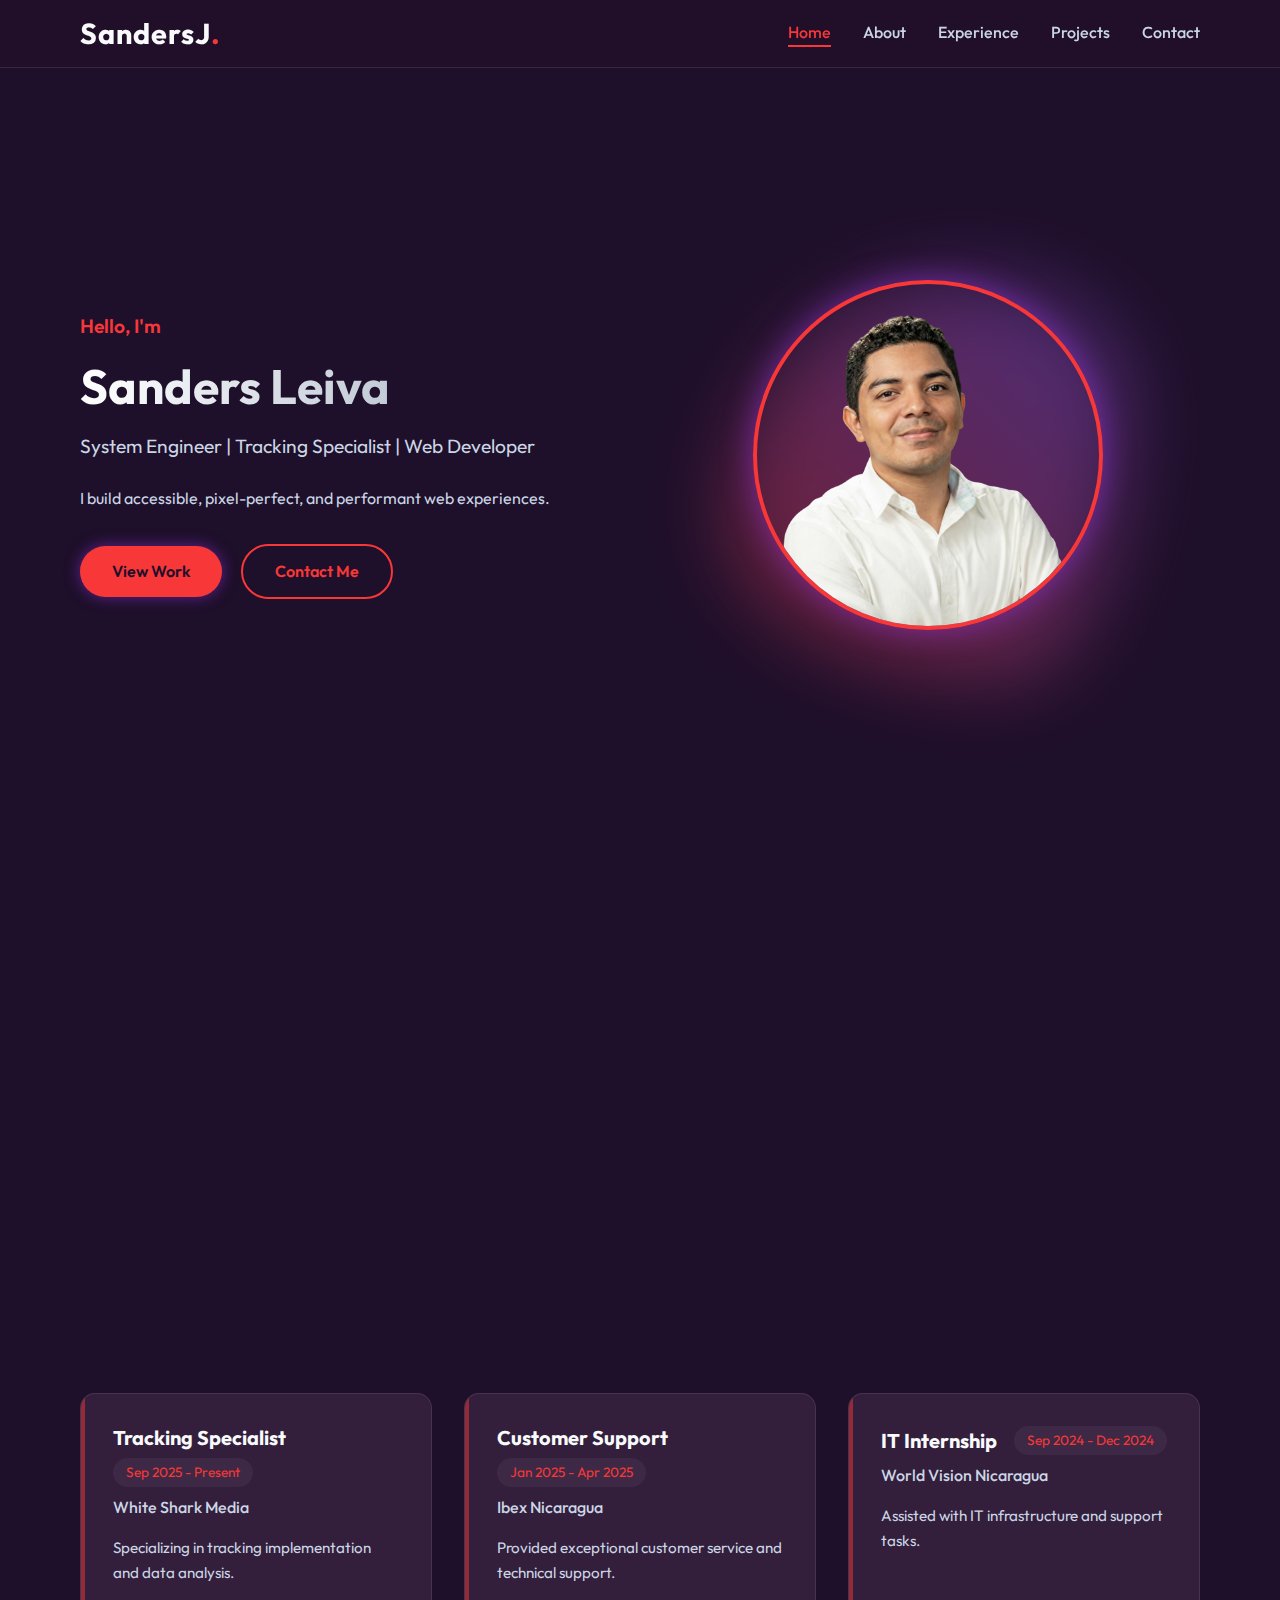
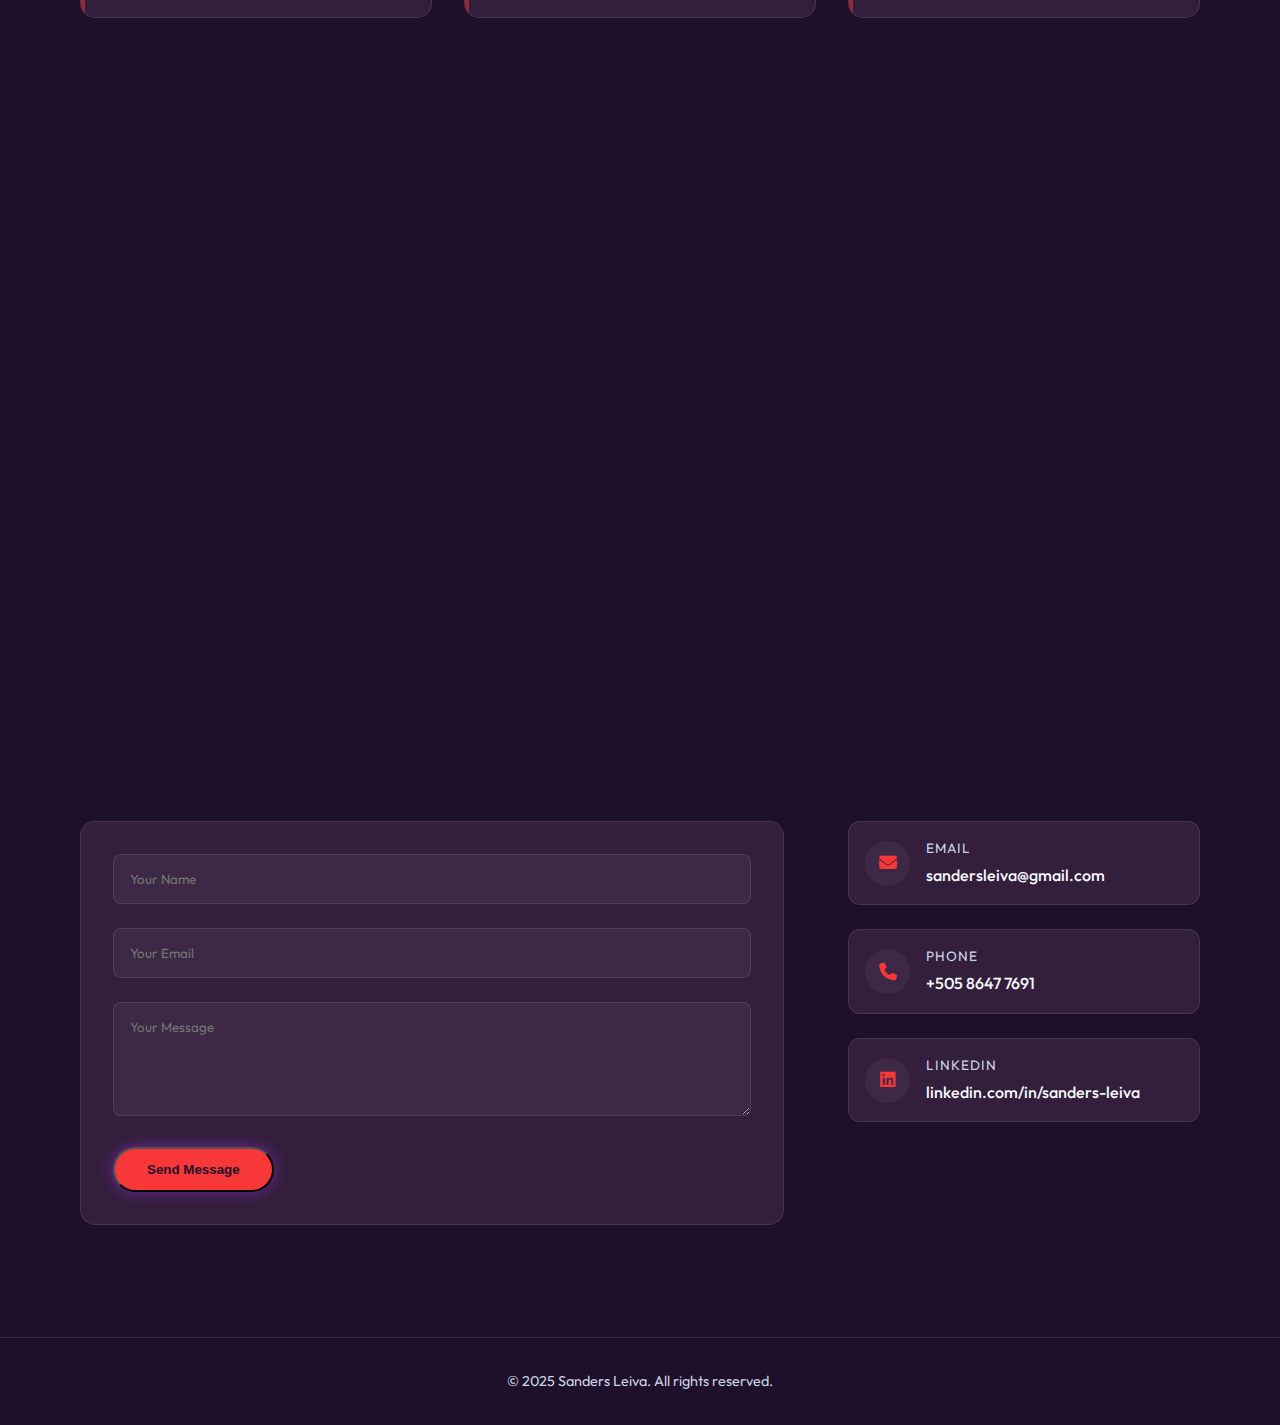
<file: index.html>
<!DOCTYPE html>
<html lang="en">

<head>
    <meta charset="UTF-8">
    <meta name="viewport" content="width=device-width, initial-scale=1.0">
    <title>Sanders Leiva | Portfolio</title>
    <!-- Fonts -->
    <link rel="preconnect" href="https://fonts.googleapis.com">
    <link rel="preconnect" href="https://fonts.gstatic.com" crossorigin>
    <link href="https://fonts.googleapis.com/css2?family=Outfit:wght@300;400;600;700&display=swap" rel="stylesheet">
    <!-- Icons -->
    <link rel="stylesheet" href="https://cdnjs.cloudflare.com/ajax/libs/font-awesome/6.5.2/css/all.min.css">
    <!-- Styles -->
    <link rel="stylesheet" href="css/style.css">
</head>

<body>
    <header class="glass-nav">
        <nav class="container">
            <div class="logo">
                <h1>SandersJ<span class="accent">.</span></h1>
            </div>
            <ul class="nav-links">
                <li><a href="#home" class="active">Home</a></li>
                <li><a href="#about">About</a></li>
                <li><a href="#experience">Experience</a></li>
                <li><a href="#projects">Projects</a></li>
                <li><a href="#contact">Contact</a></li>
            </ul>
            <div class="menu-toggle">
                <i class="fas fa-bars"></i>
            </div>
        </nav>
    </header>
    <main>
        <!-- Hero Section -->
        <section id="home" class="hero">
            <div class="container hero-content">
                <div class="hero-text">
                    <span class="greeting">Hello, I'm</span>
                    <h1>Sanders Leiva</h1>
                    <p class="role">System Engineer | Tracking Specialist | Web Developer</p>
                    <p class="bio-short">I build accessible, pixel-perfect, and performant web experiences.</p>
                    <div class="cta-buttons">
                        <a href="#projects" class="btn btn-primary">View Work</a>
                        <a href="#contact" class="btn btn-secondary">Contact Me</a>
                    </div>
                </div>
                <div class="hero-visual">
                    <div class="blob"></div>
                    <img src="assets/profile.jpg" alt="Sanders Leiva" class="profile-img">
                </div>
            </div>
        </section>
        <!-- About Section -->
        <section id="about" class="section">
            <div class="container">
                <h2 class="section-title">About Me</h2>
                <div class="about-content">
                    <div class="about-text">
                        <p>I'm naturally curious, always learning new things, and I enjoy turning
                            ideas into real projects that people actually enjoy using.
                            For me, tech is all about creating useful experiences and making a
                            positive impact through what I build.</p>
                        <div class="skills">
                            <span class="skill-tag">HTML5</span>
                            <span class="skill-tag">CSS3</span>
                            <span class="skill-tag">JavaScript</span>
                            <span class="skill-tag">React</span>
                            <span class="skill-tag">Node.js</span>
                            <span class="skill-tag">UI/UX Design</span>
                        </div>
                    </div>
                </div>
            </div>
        </section>
        <!-- Experience Section -->
        <section id="experience" class="section">
            <div class="container">
                <h2 class="section-title">Work Experience</h2>
                <div class="experience-grid">
                    <!-- Experience 1 -->
                    <div class="experience-card">
                        <div class="exp-header">
                            <h3>Tracking Specialist</h3>
                            <span class="exp-date">Sep 2025 - Present</span>
                        </div>
                        <h4 class="company">White Shark Media</h4>
                        <p class="exp-desc">Specializing in tracking implementation and data analysis.</p>
                    </div>
                    <!-- Experience 2 -->
                    <div class="experience-card">
                        <div class="exp-header">
                            <h3>Customer Support</h3>
                            <span class="exp-date">Jan 2025 - Apr 2025</span>
                        </div>
                        <h4 class="company">Ibex Nicaragua</h4>
                        <p class="exp-desc">Provided exceptional customer service and technical support.</p>
                    </div>
                    <!-- Experience 3 -->
                    <div class="experience-card">
                        <div class="exp-header">
                            <h3>IT Internship</h3>
                            <span class="exp-date">Sep 2024 - Dec 2024</span>
                        </div>
                        <h4 class="company">World Vision Nicaragua</h4>
                        <p class="exp-desc">Assisted with IT infrastructure and support tasks.</p>
                    </div>
                </div>
            </div>
        </section>
        <!-- Projects Section -->
        <section id="projects" class="section">
            <div class="container">
                <h2 class="section-title">featured Projects</h2>
                <div class="projects-grid">
                    <!-- Project 1 -->
                    <article class="project-card">
                        <div class="project-image">
                            <div class="placeholder-img" style="background: linear-gradient(45deg, #FF6B6B, #556270);">
                            </div>
                        </div>
                        <div class="project-info">
                            <h3>E-Commerce Platform</h3>
                            <p>A modern shopping experience with cart and checkout functionality.</p>
                            <div class="project-tags">
                                <span>React</span>
                                <span>Node</span>
                            </div>
                            <div class="project-links">
                                <a href="#" target="_blank"><i class="fas fa-external-link-alt"></i> Live</a>
                                <a href="#" target="_blank"><i class="fab fa-github"></i> Code</a>
                            </div>
                        </div>
                    </article>
                    <!-- Project 2 -->
                    <article class="project-card">
                        <div class="project-image">
                            <div class="placeholder-img" style="background: linear-gradient(45deg, #4ECDC4, #556270);">
                            </div>
                        </div>
                        <div class="project-info">
                            <h3>Task Manager App</h3>
                            <p>Productivity tool to organize daily tasks and workflows.</p>
                            <div class="project-tags">
                                <span>JS</span>
                                <span>Firebase</span>
                            </div>
                            <div class="project-links">
                                <a href="#" target="_blank"><i class="fas fa-external-link-alt"></i> Live</a>
                                <a href="#" target="_blank"><i class="fab fa-github"></i> Code</a>
                            </div>
                        </div>
                    </article>
                    <!-- Project 3 -->
                    <article class="project-card">
                        <div class="project-image">
                            <div class="placeholder-img" style="background: linear-gradient(45deg, #A8E6CF, #DCEDC1);">
                            </div>
                        </div>
                        <div class="project-info">
                            <h3>Portfolio V1</h3>
                            <p>My first portfolio website exploring vibrant design.</p>
                            <div class="project-tags">
                                <span>HTML</span>
                                <span>CSS</span>
                            </div>
                            <div class="project-links">
                                <a href="#" target="_blank"><i class="fas fa-external-link-alt"></i> Live</a>
                                <a href="#" target="_blank"><i class="fab fa-github"></i> Code</a>
                            </div>
                        </div>
                    </article>
                </div>
            </div>
        </section>
        <!-- Contact Section -->
        <section id="contact" class="section">
            <div class="container">
                <h2 class="section-title">Get In Touch</h2>
                <div class="contact-wrapper">
                    <form class="contact-form" id="contactForm">
                        <div class="form-group">
                            <input type="text" id="name" required placeholder="Your Name">
                        </div>
                        <div class="form-group">
                            <input type="email" id="email" required placeholder="Your Email">
                        </div>
                        <div class="form-group">
                            <textarea id="message" rows="5" required placeholder="Your Message"></textarea>
                        </div>
                        <button type="submit" class="btn btn-primary">Send Message</button>
                    </form>
                    <div class="contact-info">
                        <div class="contact-details">
                            <div class="contact-item">
                                <div class="icon-box">
                                    <i class="fas fa-envelope"></i>
                                </div>
                                <div class="contact-text">
                                    <span>Email</span>
                                    <a href="mailto:sandersleiva@gmail.com">sandersleiva@gmail.com</a>
                                </div>
                            </div>
                            <div class="contact-item">
                                <div class="icon-box">
                                    <i class="fas fa-phone"></i>
                                </div>
                                <div class="contact-text">
                                    <span>Phone</span>
                                    <a href="tel:+50586477691">+505 8647 7691</a>
                                </div>
                            </div>
                            <div class="contact-item">
                                <div class="icon-box">
                                    <i class="fab fa-linkedin"></i>
                                </div>
                                <div class="contact-text">
                                    <span>LinkedIn</span>
                                    <a href="https://www.linkedin.com/in/sanders-leiva"
                                        target="_blank">linkedin.com/in/sanders-leiva</a>
                                </div>
                            </div>
                        </div>
                    </div>
                </div>
            </div>
        </section>
    </main>
    <footer>
        <div class="container">
            <p>&copy; 2025 Sanders Leiva. All rights reserved.</p>
        </div>
    </footer>
    <script src="js/script.js"></script>
</body>

</html>
</file>
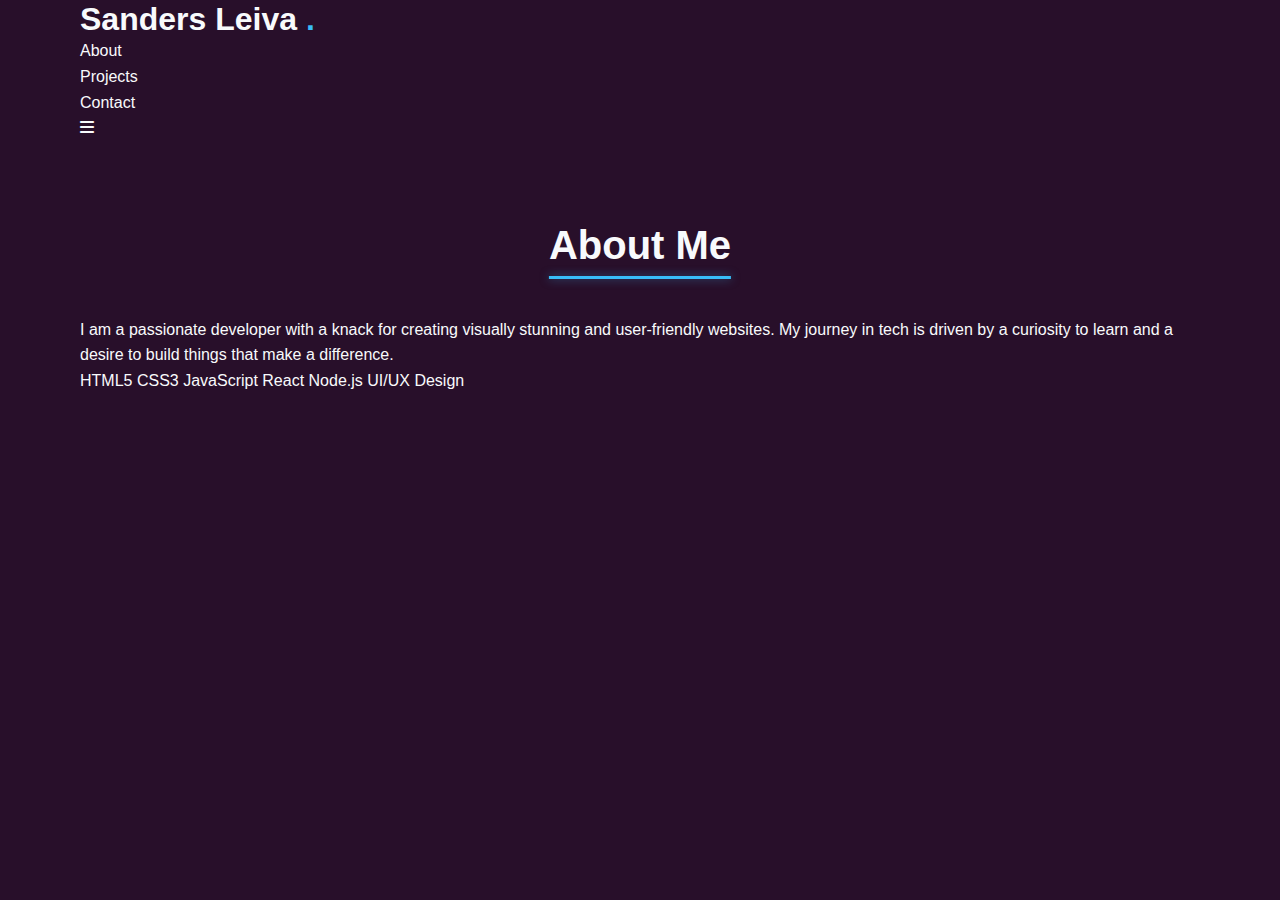
<file: My Portafolio/index.html>
<!DOCTYPE html>
<html lang="en">

<head>
    <meta charset="UTF-8">
    <meta name="viewport" content="width=device-width, initial-scale=1.0">
    <title>Sanders Leiva | Portfolio</title>
    <!-- Fonts -->
    <link rel="preconnect" href="https://fonts.googleapis.com">
    <link rel="preconnect" href="https://fonts.gstatic.com" crossorigin>
    <link href="https://fonts.googleapis.com/css2?family=Outfit:wght@300;400;600;700&display=swap" rel="stylesheet">
    <!-- Icons -->
    <link rel="stylesheet" href="https://cdnjs.cloudflare.com/ajax/libs/font-awesome/6.5.2/css/all.min.css">
    <!-- Styles -->
    <link rel="stylesheet" href="style.css">
</head>

<body>
    <header class="glass-nav">
        <nav class="container">
            <div class="logo">
                <h1>Sanders Leiva <span class="accent">.</span></h1>
            </div>
            <ul class="nav-links">
                <li><a href="#">About</a></li>
                <li><a href="#">Projects</a></li>
                <li><a href="#">Contact</a></li>
            </ul>
            <div class="menu-toggle">
                <i class="fas fa-bars"></i>
            </div>
        </nav>
    </header>


    <section id="about" class="section">
        <div class="container">
            <h2 class="section-title">About Me</h2>
            <div class="about-content">
                <div class="about-text">
                    <p>I am a passionate developer with a knack for creating visually stunning and user-friendly
                        websites. My journey in tech is driven by a curiosity to learn and a desire to build things that
                        make a difference.</p>
                    <div class="skills">
                        <span class="skill-tag">HTML5</span>
                        <span class="skill-tag">CSS3</span>
                        <span class="skill-tag">JavaScript</span>
                        <span class="skill-tag">React</span>
                        <span class="skill-tag">Node.js</span>
                        <span class="skill-tag">UI/UX Design</span>
                    </div>
                </div>
            </div>
        </div>
    </section>

</body>

</html>
</file>
<file: My Portafolio/style.css>
:root {
    --bg-color: #280f2a;
    --card-bg: #2f1e3b;
    --text-primary: #f8fafc;
    --text-secondary: #94a3b8;
    --accent-color: #38bdf8;
    --accent-glow: rgba(56, 189, 248, 0.5);
    --glass-bg: rgba(15, 23, 42, 0.7);
    --border-color: rgba(255, 255, 255, 0.1);
    --font-main: 'Constantia', sans-serif;
    --transition: all 0.3s ease;
}

* {
    margin: 0;
    padding: 0;
    box-sizing: border-box;
} 

html {
    scroll-behavior: smooth;
}

body{
    font-family: var(--font-main);
    background-color: var(--bg-color);
    color: var(--text-primary);
    line-height: 1.6;
    overflow-x: hidden;
}

a{
    text-decoration: none;
    color: inherit;
}

ul{
    list-style:none;
}

img{
    max-width: 100%;
    display: block;
}

.container{
  width: 90%;
  max-width: 1200px;
  margin: 0 auto;
  padding: 0 1rem;
}








h1,h2,h3{
    font-weight: 700;
    line-height: 1.2;
}

.section {
    padding: 5rem 0;
}

.section-title {
    font-size: 2.5rem;
    margin-bottom: 3rem;
    text-align: center;
    position: relative;
    display: inline-block;
    left: 50%;
    transform: translateX(-50%);
}
.section-title::after {
    content: '';
    position: absolute;
    bottom: -10px;
    left: 0;
    width: 100%;
    height: 3px;
    background: var(--accent-color);
    box-shadow: 0 0 10px var(--accent-glow);
}
.accent {
    color: var(--accent-color);
}
.btn {
    display: inline-block;
    padding: 0.8rem 2rem;
    border-radius: 50px;
    font-weight: 600;
    transition: var(--transition);
    cursor: pointer;
}
.btn-primary {
    background: var(--accent-color);
    color: var(--bg-color);
    box-shadow: 0 0 15px var(--accent-glow);
}
.btn-primary:hover {
    transform: translateY(-2px);
    box-shadow: 0 0 25px var(--accent-glow);
}
.btn-secondary {
    background: transparent;
    border: 2px solid var(--accent-color);
    color: var(--accent-color);
    margin-left: 1rem;
}
.btn-secondary:hover {
    background: rgba(56, 189, 248, 0.1);
}
</file>
<file: css/style.css>
/* =========================================
   Variables & Reset
   ========================================= */
:root {
    --bg-color: #1e0f2a;
    --card-bg: #331e3b;
    --text-primary: #f8fafc;
    --text-secondary: #cbd6e4;
    --accent-color: #f83838;
    --accent-glow: rgba(162, 56, 248, 0.5);
    --glass-bg: rgba(34, 15, 42, 0.7);
    --border-color: rgba(255, 255, 255, 0.1);
    --font-main: 'Outfit', sans-serif;
    --transition: all 0.3s ease;
}

* {
    margin: 0;
    padding: 0;
    box-sizing: border-box;
}

html {
    scroll-behavior: smooth;
}

body {
    font-family: var(--font-main);
    background-color: var(--bg-color);
    color: var(--text-primary);
    line-height: 1.6;
    overflow-x: hidden;
}

a {
    text-decoration: none;
    color: inherit;
}

ul {
    list-style: none;
}

img {
    max-width: 100%;
    display: block;
}

.container {
    width: 90%;
    max-width: 1200px;
    margin: 0 auto;
    padding: 0 1rem;
}

/* =========================================
   Typography & Utils
   ========================================= */
h1,
h2,
h3 {
    font-weight: 700;
    line-height: 1.2;
}

.section {
    padding: 3rem 0;
}

.section-title {
    font-size: 2.5rem;
    margin-bottom: 3rem;
    text-align: center;
    position: relative;
    display: inline-block;
    transform: translateX(-50%);
}

.section-title::after {
    content: '';
    position: absolute;
    bottom: -10px;
    left: 0;
    width: 100%;
    height: 3px;
    background: var(--accent-color);
    box-shadow: 0 0 10px var(--accent-glow);
}

.accent {
    color: var(--accent-color);
}

.btn {
    display: inline-block;
    padding: 0.8rem 2rem;
    border-radius: 50px;
    font-weight: 600;
    transition: var(--transition);
    cursor: pointer;
}

.btn-primary {
    background: var(--accent-color);
    color: var(--bg-color);
    box-shadow: 0 0 15px var(--accent-glow);
}

.btn-primary:hover {
    transform: translateY(-2px);
    box-shadow: 0 0 25px var(--accent-glow);
}

.btn-secondary {
    background: transparent;
    border: 2px solid var(--accent-color);
    color: var(--accent-color);
    margin-left: 1rem;
}

.btn-secondary:hover {
    background: rgba(56, 189, 248, 0.1);
}

/* =========================================
   Header & Nav
   ========================================= */
header {
    position: fixed;
    top: 0;
    left: 0;
    width: 100%;
    z-index: 1000;
    padding: 1rem 0;
    transition: var(--transition);
}

.glass-nav {
    background: var(--glass-bg);
    backdrop-filter: blur(10px);
    border-bottom: 1px solid var(--border-color);
}

nav {
    display: flex;
    justify-content: space-between;
    align-items: center;
}

.logo h1 {
    font-size: 1.8rem;
    letter-spacing: 1px;
}

.nav-links {
    display: flex;
    gap: 2rem;
}

.nav-links a {
    font-weight: 500;
    color: var(--text-secondary);
    transition: var(--transition);
    position: relative;
}

.nav-links a:hover,
.nav-links a.active {
    color: var(--accent-color);
}

.nav-links a::after {
    content: '';
    position: absolute;
    width: 0;
    height: 2px;
    bottom: -5px;
    left: 0;
    background: var(--accent-color);
    transition: var(--transition);
}

.nav-links a:hover::after,
.nav-links a.active::after {
    width: 100%;
}

.menu-toggle {
    display: none;
    font-size: 1.5rem;
    cursor: pointer;
}

/* =========================================
   Hero Section
   ========================================= */
.hero {
    min-height: 100vh;
    display: flex;
    align-items: center;
    position: relative;
    padding-top: 10px;
}

.hero-content {
    display: grid;
    grid-template-columns: 1fr 1fr;
    gap: 2rem;
    align-items: center;
}

.greeting {
    color: var(--accent-color);
    font-weight: 600;
    font-size: 1.2rem;
    margin-bottom: 1rem;
    display: block;
}

.hero-text h1 {
    font-size: 3rem;
    margin-bottom: 1rem;
    background: linear-gradient(to right, #fff, #94a3b8);
    -webkit-background-clip: text;
    background-clip: text;
    -webkit-text-fill-color: transparent;
}

.role {
    font-size: 1.2rem;
    color: var(--text-secondary);
    margin-bottom: 1.5rem;
}

.bio-short {
    font-size: 1 rem;
    color: var(--text-secondary);
    margin-bottom: 2rem;
    max-width: 500px;
}

/* Background blob animation */
.hero-visual {
    position: relative;
    display: flex;
    justify-content: center;
}

.blob {
    width: 100%;
    /* Make responsive */
    max-width: 400px;
    /* Cap width */
    aspect-ratio: 1/1;
    /* Keeps it square */
    background: linear-gradient(45deg, var(--accent-color), #8b5cf6);
    border-radius: 60% 40% 30% 70% / 60% 30% 70% 40%;
    animation: blob-bounce 8s infinite ease-in-out;
    filter: blur(40px);
    opacity: 0.4;
    position: absolute;
    /* Allows centering if container handles it, or relative if taking space */
    z-index: -1;
}

/* Let's define keyframes properly */
@keyframes blob-bounce {
    0% {
        border-radius: 60% 40% 30% 70% / 60% 30% 70% 40%;
    }

    50% {
        border-radius: 30% 60% 70% 40% / 50% 60% 30% 60%;
    }

    100% {
        border-radius: 60% 40% 30% 70% / 60% 30% 70% 40%;
    }
}


/* =========================================
   About Section
   ========================================= */
.about-content {
    display: flex;
    justify-content: center;
    text-align: center;
}

.about-text {
    max-width: 800px;
}

.about-text p {
    font-size: 1.1rem;
    color: var(--text-secondary);
    margin-bottom: 2rem;
}

.skills {
    display: flex;
    flex-wrap: wrap;
    justify-content: center;
    gap: 1rem;
}

.skill-tag {
    background: var(--card-bg);
    border: 1px solid var(--border-color);
    padding: 0.5rem 1.5rem;
    border-radius: 20px;
    font-size: 0.9rem;
    color: var(--text-primary);
    transition: var(--transition);
}

.skill-tag:hover {
    border-color: var(--accent-color);
    box-shadow: 0 0 10px rgba(56, 189, 248, 0.2);
}

/* =========================================
   Experience Section
   ========================================= */
.experience-grid {
    display: grid;
    grid-template-columns: repeat(auto-fit, minmax(300px, 1fr));
    gap: 2rem;
}

.experience-card {
    background: var(--card-bg);
    border: 1px solid var(--border-color);
    border-radius: 15px;
    padding: 2rem;
    transition: var(--transition);
    position: relative;
    overflow: hidden;
}

.experience-card::before {
    content: '';
    position: absolute;
    top: 0;
    left: 0;
    width: 4px;
    height: 100%;
    background: var(--accent-color);
    opacity: 0.5;
    transition: var(--transition);
}

.experience-card:hover {
    transform: translateY(-5px);
    border-color: var(--accent-color);
    box-shadow: 0 10px 30px rgba(0, 0, 0, 0.3);
}

.experience-card:hover::before {
    opacity: 1;
    box-shadow: 0 0 15px var(--accent-glow);
}

.exp-header {
    display: flex;
    justify-content: space-between;
    align-items: center;
    margin-bottom: 0.5rem;
    flex-wrap: wrap;
    gap: 0.5rem;
}

.exp-header h3 {
    font-size: 1.25rem;
    color: var(--text-primary);
}

.exp-date {
    font-size: 0.85rem;
    color: var(--accent-color);
    background: rgba(255, 255, 255, 0.05);
    padding: 0.2rem 0.8rem;
    border-radius: 20px;
    white-space: nowrap;
}

.company {
    color: var(--text-secondary);
    font-size: 1rem;
    font-weight: 500;
    margin-bottom: 1rem;
    display: block;
}

.exp-desc {
    color: var(--text-secondary);
    font-size: 0.95rem;
    line-height: 1.6;
}

/* =========================================
   Projects Section
   ========================================= */
.projects-grid {
    display: grid;
    grid-template-columns: repeat(auto-fit, minmax(300px, 1fr));
    gap: 2rem;
}

.project-card {
    background: var(--card-bg);
    border-radius: 15px;
    overflow: hidden;
    border: 1px solid var(--border-color);
    transition: var(--transition);
}

.project-card:hover {
    transform: translateY(-5px);
    border-color: var(--accent-color);
    box-shadow: 0 10px 30px rgba(0, 0, 0, 0.3);
}

.project-image {
    height: 200px;
    overflow: hidden;
}

.placeholder-img {
    width: 100%;
    height: 100%;
    transition: var(--transition);
}

.project-card:hover .placeholder-img {
    transform: scale(1.1);
}

.project-info {
    padding: 1.5rem;
}

.project-info h3 {
    margin-bottom: 0.5rem;
    color: var(--text-primary);
}

.project-info p {
    color: var(--text-secondary);
    font-size: 0.95rem;
    margin-bottom: 1rem;
}

.project-tags {
    display: flex;
    gap: 0.5rem;
    margin-bottom: 1.5rem;
}

.project-tags span {
    font-size: 0.8rem;
    background: rgba(255, 255, 255, 0.05);
    padding: 0.2rem 0.8rem;
    border-radius: 4px;
    color: var(--accent-color);
}

.project-links {
    display: flex;
    gap: 1rem;
}

.project-links a {
    font-size: 0.9rem;
    font-weight: 600;
    color: var(--text-primary);
    display: flex;
    align-items: center;
    gap: 0.5rem;
}

.project-links a:hover {
    color: var(--accent-color);
}

/* =========================================
   Contact Section
   ========================================= */
.contact-wrapper {
    display: grid;
    grid-template-columns: 2fr 1fr;
    gap: 4rem;
    align-items: start;
}

.contact-form {
    background: var(--card-bg);
    padding: 2rem;
    border-radius: 15px;
    border: 1px solid var(--border-color);
}

.form-group {
    margin-bottom: 1.5rem;
}

.form-group input,
.form-group textarea {
    width: 100%;
    padding: 1rem;
    background: rgba(255, 255, 255, 0.05);
    border: 1px solid var(--border-color);
    border-radius: 8px;
    color: var(--text-primary);
    font-family: var(--font-main);
    transition: var(--transition);
}

.form-group input:focus,
.form-group textarea:focus {
    outline: none;
    border-color: var(--accent-color);
    background: rgba(255, 255, 255, 0.08);
}

.contact-details {
    display: flex;
    flex-direction: column;
    gap: 1.5rem;
}

.contact-item {
    display: flex;
    align-items: center;
    gap: 1rem;
    padding: 1rem;
    background: var(--card-bg);
    border: 1px solid var(--border-color);
    border-radius: 12px;
    transition: var(--transition);
}

.contact-item:hover {
    border-color: var(--accent-color);
    transform: translateX(5px);
    box-shadow: 0 5px 15px rgba(0, 0, 0, 0.2);
}

.icon-box {
    width: 45px;
    height: 45px;
    background: rgba(255, 255, 255, 0.05);
    border-radius: 50%;
    display: flex;
    align-items: center;
    justify-content: center;
    color: var(--accent-color);
    font-size: 1.1rem;
    flex-shrink: 0;
}

.contact-text {
    display: flex;
    flex-direction: column;
    gap: 0.2rem;
}

.contact-text span {
    font-size: 0.85rem;
    color: var(--text-secondary);
    text-transform: uppercase;
    letter-spacing: 1px;
}

.contact-item a {
    color: var(--text-primary);
    font-weight: 500;
    transition: var(--transition);
}

.contact-item a:hover {
    color: var(--accent-color);
}

/* =========================================
   Footer
   ========================================= */
footer {
    padding: 2rem 0;
    text-align: center;
    border-top: 1px solid var(--border-color);
    margin-top: 4rem;
    color: var(--text-secondary);
    font-size: 0.9rem;
}

/* =========================================
   Responsive
   ========================================= */
@media (max-width: 768px) {
    .menu-toggle {
        display: block;
        color: var(--text-primary);
    }

    .nav-links {
        position: fixed;
        top: 70px;
        right: -100%;
        width: 100%;
        height: calc(100vh - 70px);
        background: var(--bg-color);
        flex-direction: column;
        align-items: center;
        justify-content: center;
        transition: 0.5s ease;
        border-bottom: 1px solid var(--border-color);
    }

    .nav-links.active {
        right: 0;
    }

    .hero-content {
        grid-template-columns: 1fr;
        text-align: center;
        padding-top: 2rem;
    }

    .hero-text h1 {
        font-size: 3rem;
    }

    .cta-buttons {
        justify-content: center;
    }

    /* Move visual to background or make simpler on mobile */
    .hero-visual {
        display: none;
    }

    .contact-wrapper {
        grid-template-columns: 1fr;
        gap: 2rem;
    }

    .social-links {
        flex-direction: row;
        justify-content: center;
    }

    .project-card {
        max-width: 400px;
        margin: 0 auto;
    }
}

/* Profile Image Styles */
.profile-img {
    width: 350px;
    height: 350px;
    object-fit: cover;
    border-radius: 50%;
    border: 4px solid var(--accent-color);
    box-shadow: 0 0 30px var(--accent-glow);
    z-index: 2;
    position: relative;
    animation: float 6s ease-in-out infinite;
}

@keyframes float {
    0% {
        transform: translateY(0);
    }

    50% {
        transform: translateY(-20px);
    }

    100% {
        transform: translateY(0);
    }
}
</file>
